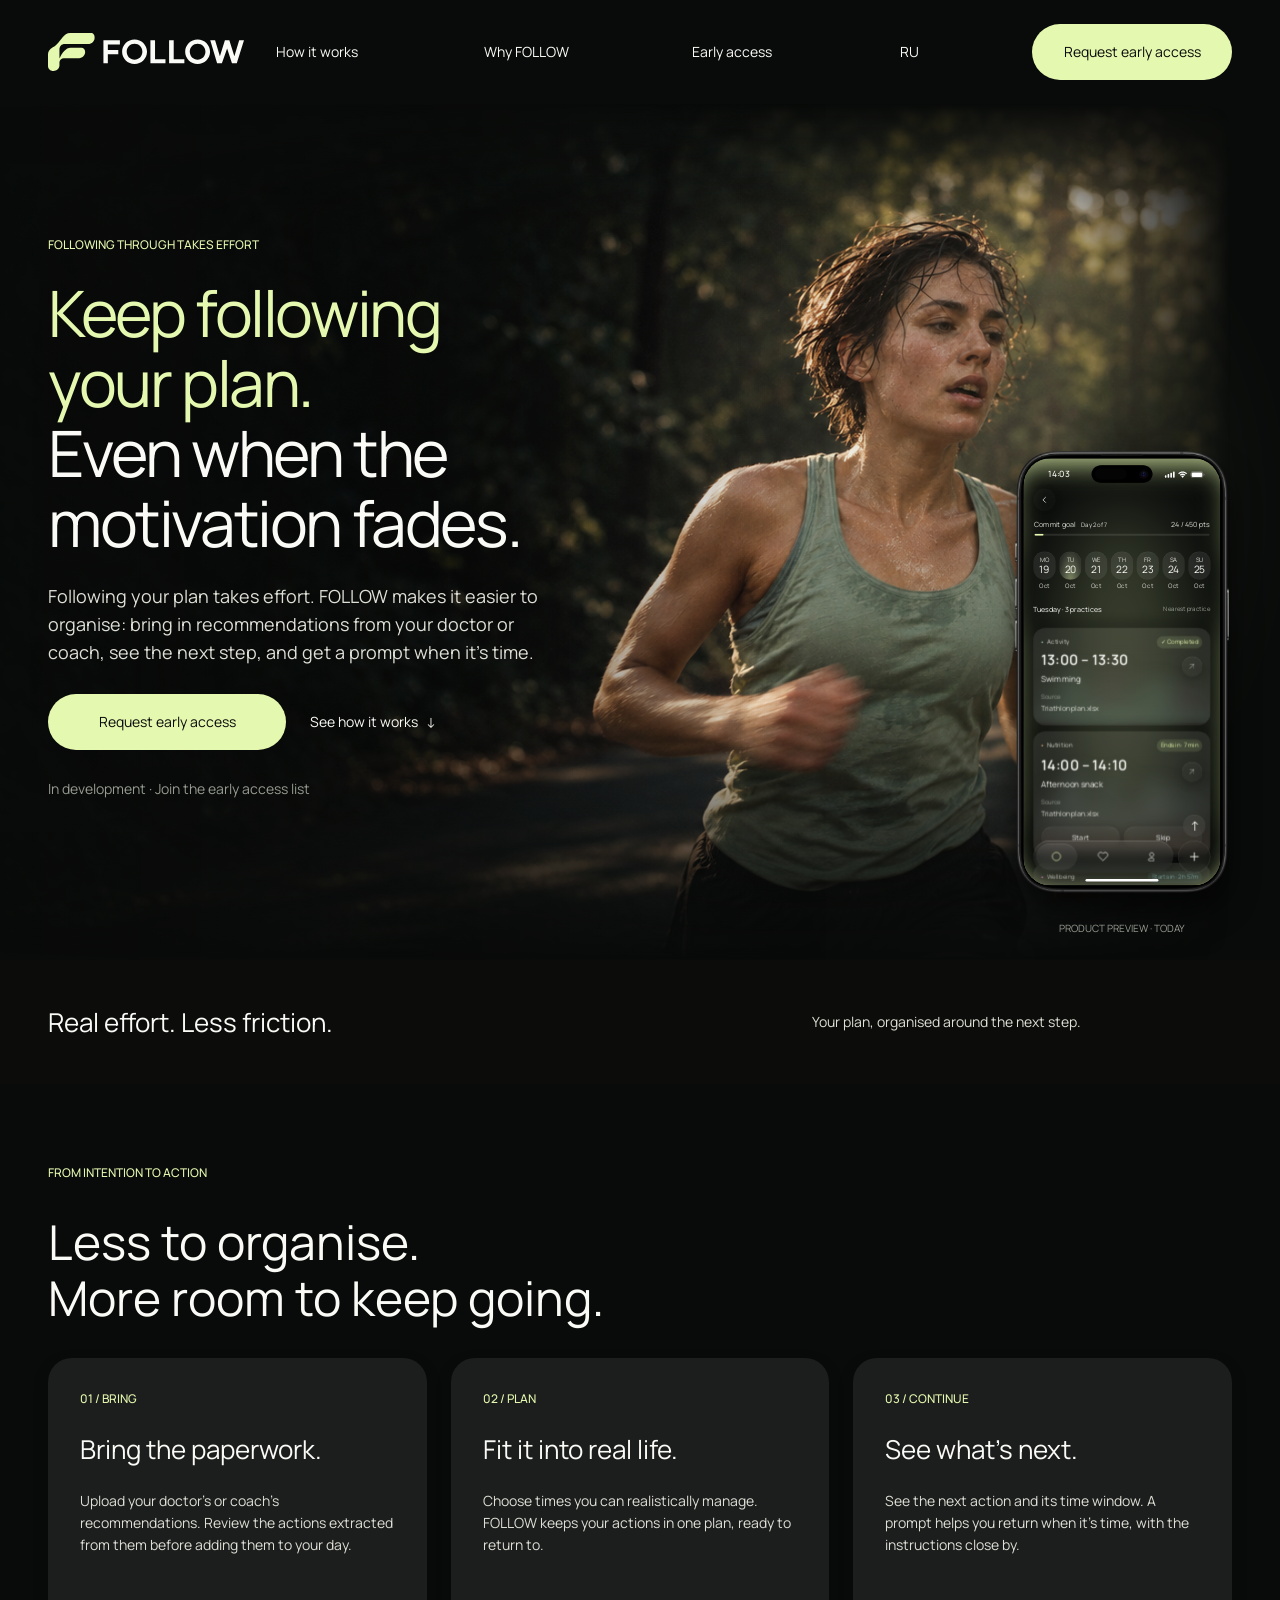
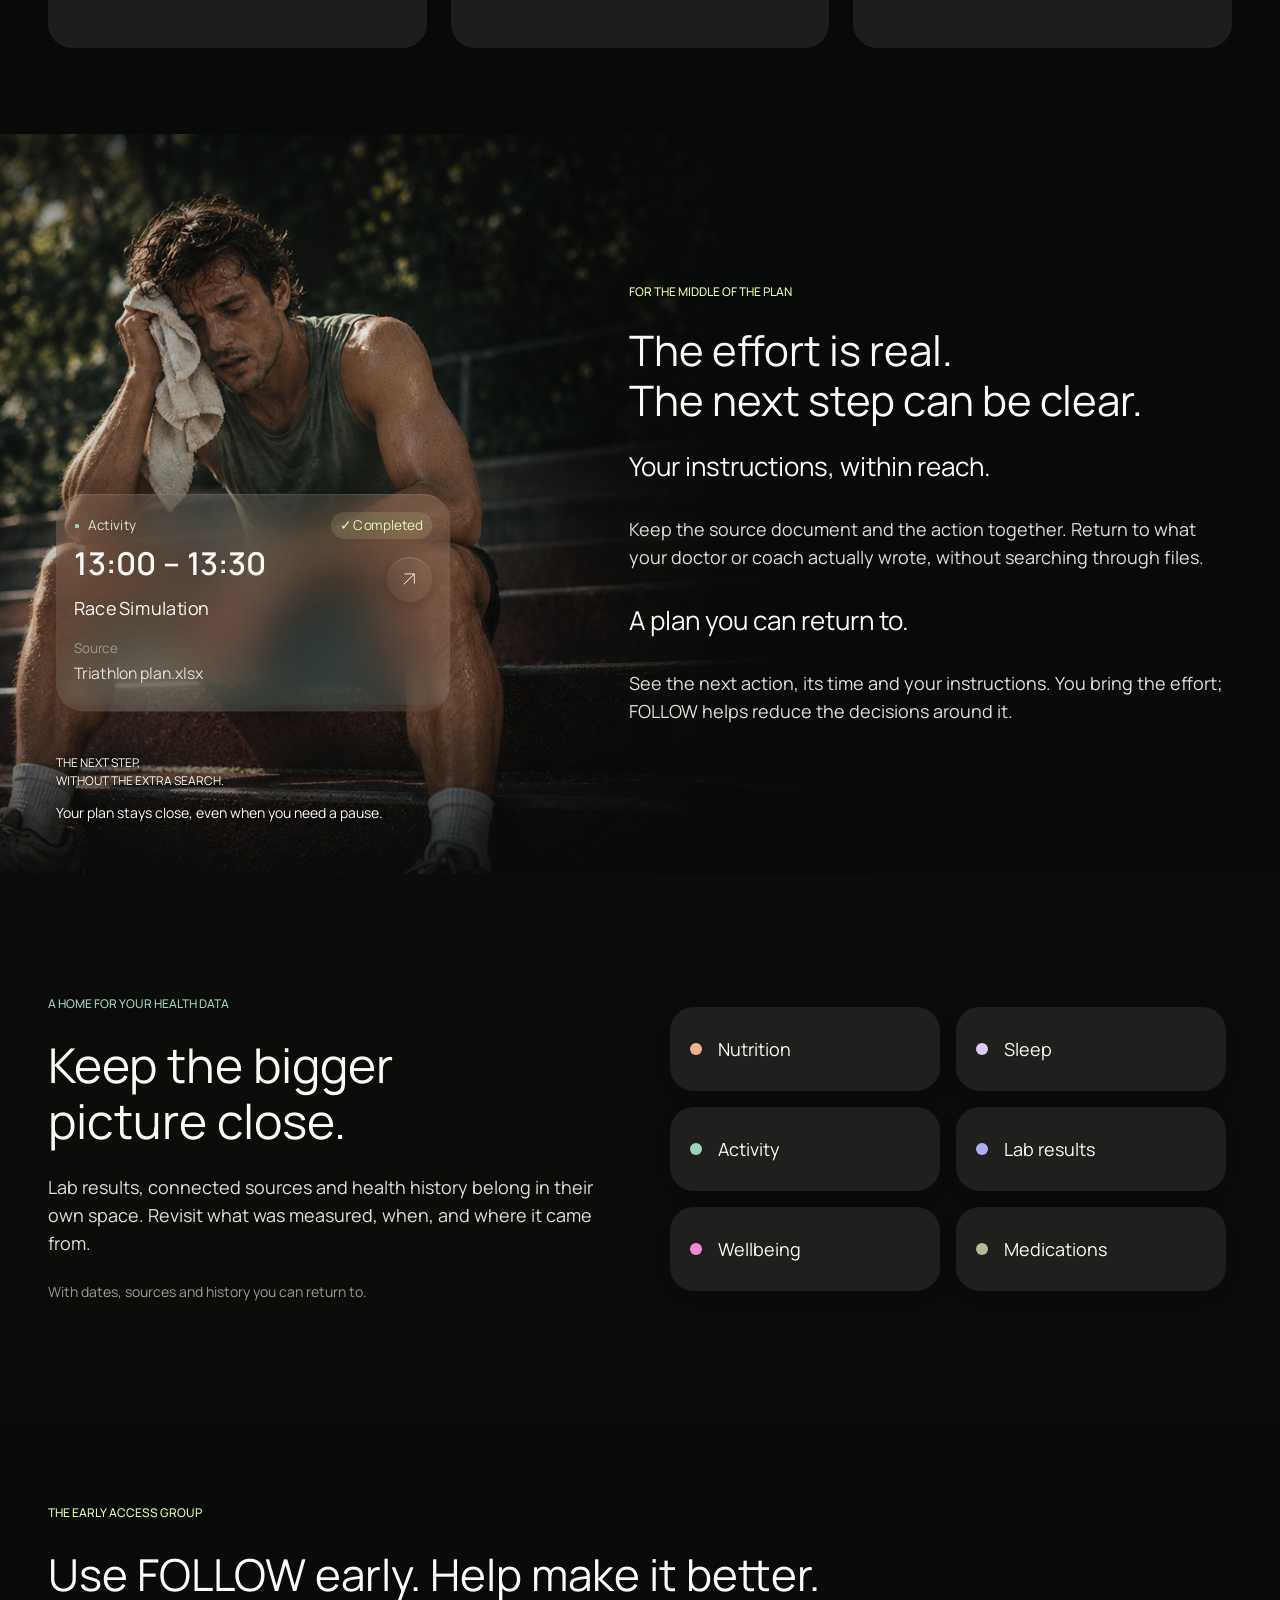
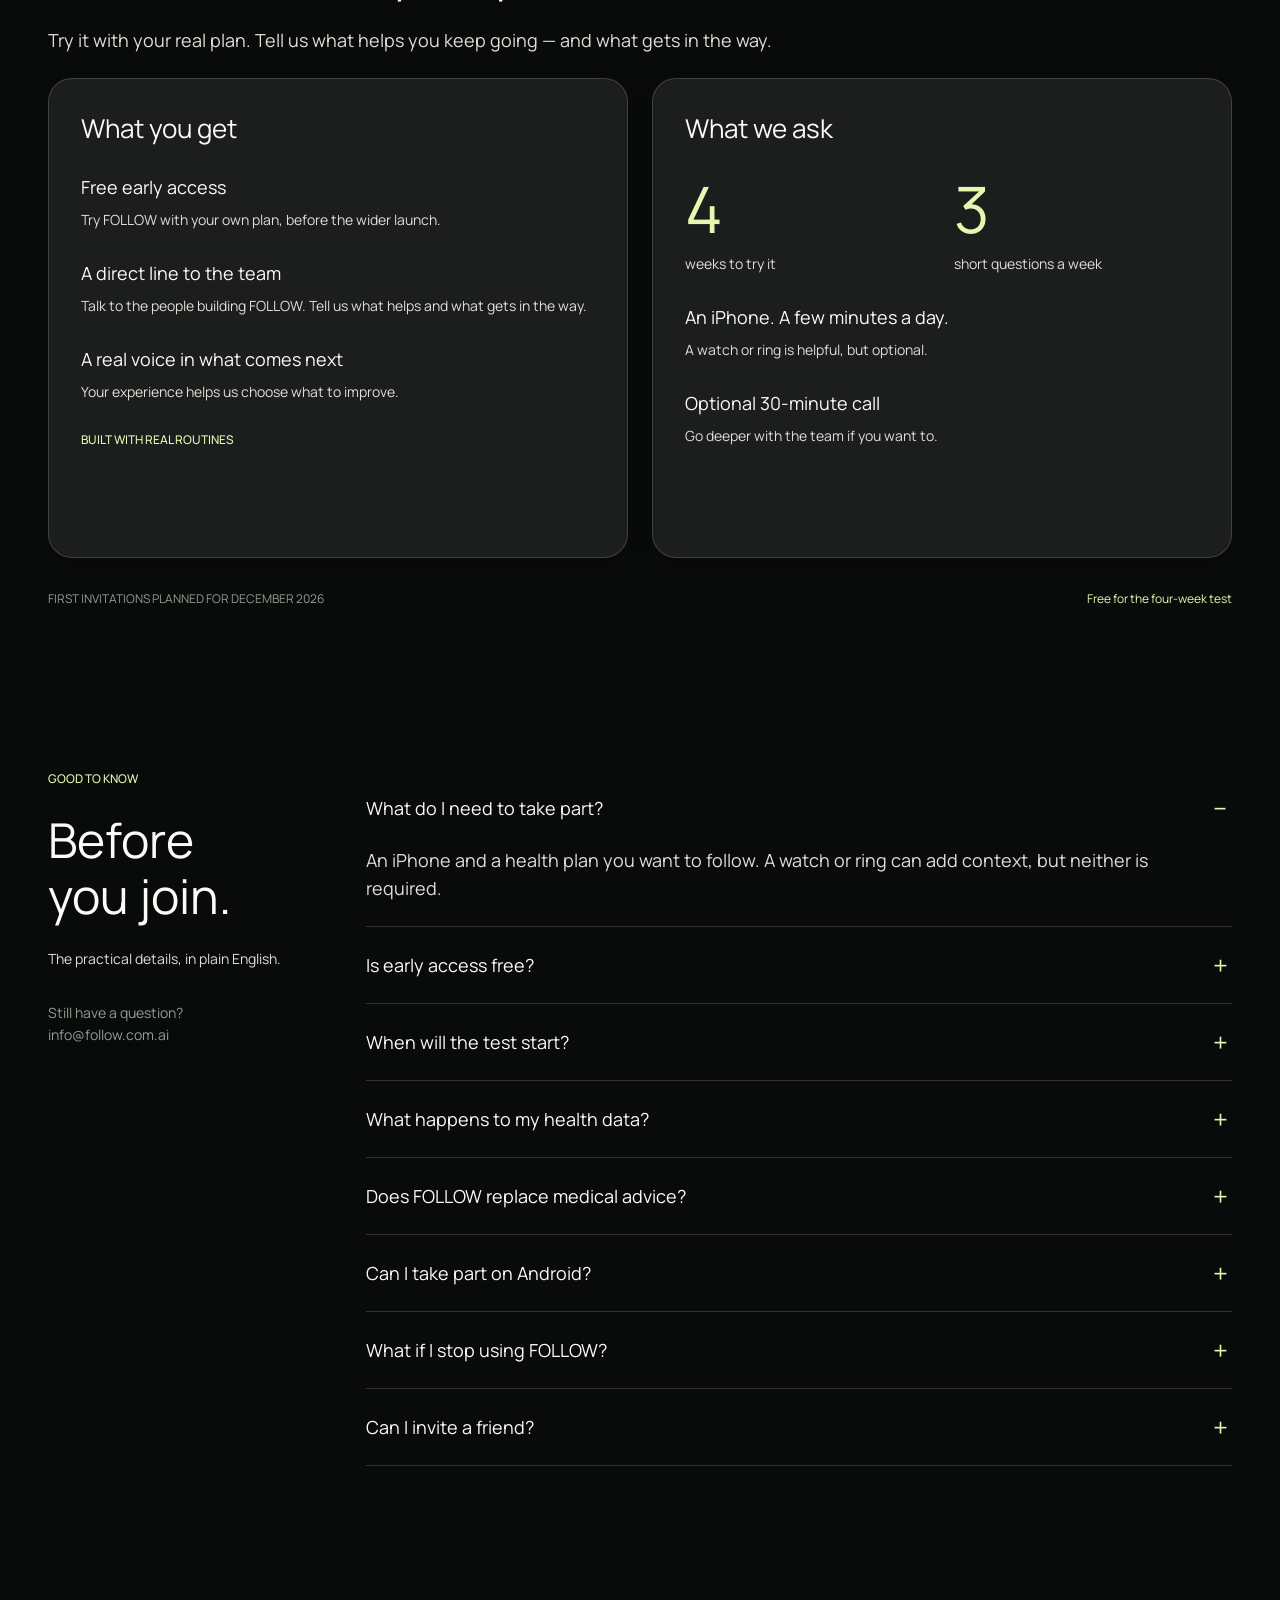
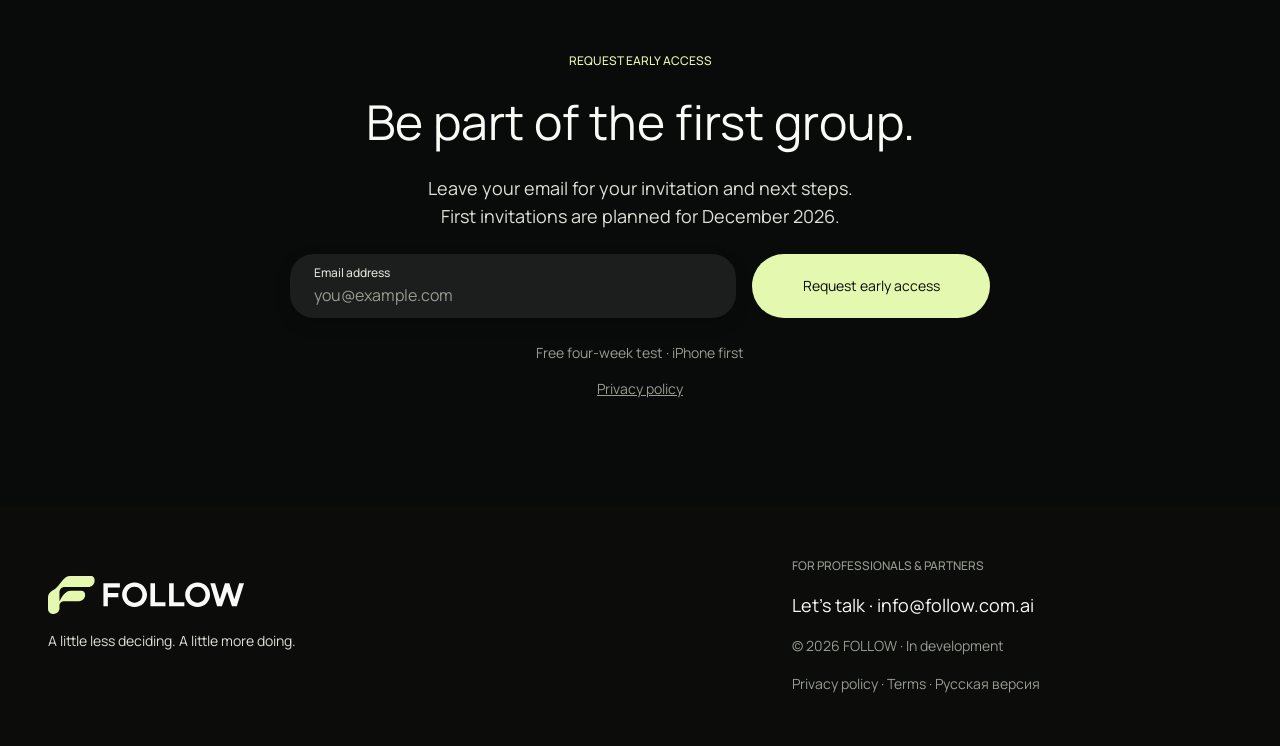
<file: follow/index.html>
<!doctype html>
<html lang="en">
  <head><meta charset="utf-8"><meta name="viewport" content="width=device-width,initial-scale=1"><meta name="theme-color" content="#090b0a">
    <title>FOLLOW — Keep following your plan</title><meta name="description" content="Following your health plan takes effort. FOLLOW helps organise recommendations from your doctor or coach, so the next step is clear. Request free early access.">
    <meta property="og:title" content="FOLLOW — Keep following your plan"><meta property="og:description" content="Real effort. Less friction. Request free early access."><meta property="og:type" content="website"><meta property="og:url" content="https://follow.com.ai/"><meta property="og:image" content="https://follow.com.ai/assets/img/og-en.jpg"><meta property="og:image:width" content="1200"><meta property="og:image:height" content="630"><meta name="twitter:card" content="summary_large_image">
    <link rel="canonical" href="https://follow.com.ai/"><link rel="alternate" hreflang="en" href="https://follow.com.ai/"><link rel="alternate" hreflang="ru" href="https://follow.com.ai/ru/"><link rel="alternate" hreflang="x-default" href="https://follow.com.ai/">
    <link rel="icon" href="/favicon.ico" sizes="any"><link rel="icon" href="assets/favicon.png" type="image/png"><link rel="apple-touch-icon" href="/favicon-180.png"><link rel="preload" href="assets/fonts/manrope-regular.ttf" as="font" type="font/ttf" crossorigin>
    <link rel="preload" href="assets/figma/imgHeroPhotographyLandscapeEnvironmentV4.png" as="image"><link rel="stylesheet" href="styles.css">
    <script src="config.js" defer></script><script src="app.js?v=2" defer></script>
  </head>
  <body><a class="skip-link" href="#main">Skip to content</a>
    <header class="site-header container" id="top"><a class="brand" href="#top" aria-label="FOLLOW home"><img src="assets/figma/imgFollowSmoothVectorLockup.svg" width="196.23" height="38" alt="FOLLOW"></a>
      <button class="menu-toggle" type="button" aria-expanded="false" aria-controls="main-nav">Menu <span aria-hidden="true">☰</span></button>
      <nav id="main-nav" aria-label="Main navigation"><a href="#how-it-works">How it works</a><a href="#why-follow">Why FOLLOW</a><a href="#early-access">Early access</a><a href="/ru/" lang="ru" hreflang="ru" aria-label="Русская версия">RU</a>
      </nav>
      <a class="button header-cta" href="#request-access">Request early access</a>
    </header>
    <main id="main">
      <section class="hero" aria-labelledby="hero-title">
        <div class="hero-art">
          <div class="hero-scene">
            <div class="photo-y">
              <div class="photo-x"><img class="scene-photo" src="assets/figma/imgHeroPhotographyLandscapeEnvironmentV4.png" width="1672" height="941" alt="" fetchpriority="high">
              </div>
            </div>
          </div>
          <img class="hero-glow" src="assets/figma/imgAtmosphereAccentLime.svg" width="630" height="790" alt="" aria-hidden="true">
          <figure class="phone-preview" aria-label="FOLLOW Today product preview, showing a commitment goal and practices in different states">
            <div class="phone-native"><img class="phone-hardware" src="assets/figma/iphone-hardware.png" width="450" height="920" alt="">
              <div class="phone-display">
                <div class="app-screen">
                  <div class="app-background"><img class="" src="assets/figma/img.svg" width="197.444" height="427.289" alt="" aria-hidden="true">
                  </div>
                  <div class="app-scroll" tabindex="0" role="region" aria-label="Scroll the example daily plan">
                    <div class="app-day-content">
                      <div class="app-back"><span><img class="" src="assets/figma/img1.svg" width="9.54674" height="9.54674" alt="" aria-hidden="true"></span>
                      </div>
                      <div class="commit">
                        <div class="commit-labels"><span>Commit goal <small>Day 2 of 7</small></span><span>24 / 450 pts</span>
                        </div>
                        <div class="commit-track"><i></i>
                        </div>
                      </div>
                      <div class="app-schedule">
                        <div class="app-week">
                          <div class="app-day "><span><small>MO</small><b>19</b></span><em>Oct</em>
                          </div>
                          <div class="app-day selected"><span><small>TU</small><b>20</b></span><em>Oct</em>
                          </div>
                          <div class="app-day "><span><small>WE</small><b>21</b></span><em>Oct</em>
                          </div>
                          <div class="app-day "><span><small>TH</small><b>22</b></span><em>Oct</em>
                          </div>
                          <div class="app-day "><span><small>FR</small><b>23</b></span><em>Oct</em>
                          </div>
                          <div class="app-day "><span><small>SA</small><b>24</b></span><em>Oct</em>
                          </div>
                          <div class="app-day "><span><small>SU</small><b>25</b></span><em>Oct</em>
                          </div>
                        </div>
                        <div class="app-day-label"><span>Tuesday · 3 practices</span><span>Nearest practice</span>
                        </div>
                        <div class="app-practices">
                          <article class="practice   activity" aria-label="Swimming: Completed">
                            <div class="practice-backdrop" aria-hidden="true"><img class="practice-blob" src="assets/figma/img2.svg" width="221.745" height="123.023" alt="" aria-hidden="true">
                              <div class="practice-tone">
                              </div>
                            </div>
                            <div class="practice-top"><span class="practice-direction"><span class="direction-dot"><img class="" src="assets/figma/imgEllipse.svg" width="2.02507" height="2.02507" alt="" aria-hidden="true"></span>Activity</span><span class="practice-status success">✓ Completed</span>
                            </div>
                            <p class="practice-time">13:00 – 13:30
                            </p>
                            <p class="practice-title">Swimming
                            </p>
                            <span class="card-arrow"><img class="" src="assets/figma/imgGroup.svg" width="5.17517" height="5.17517" alt="" aria-hidden="true"></span>
                            <div class="practice-source"><span>Source</span>
                              <p>Triathlon plan.xlsx
                              </p>
                            </div>
                          </article>
                          <article class="practice is-active  nutrition" aria-label="Afternoon snack: Ends in · 7 min">
                            <div class="practice-backdrop" aria-hidden="true"><img class="practice-blob" src="assets/figma/img4.svg" width="221.745" height="123.023" alt="" aria-hidden="true">
                              <div class="practice-tone">
                              </div>
                            </div>
                            <div class="practice-top"><span class="practice-direction"><span class="direction-dot"><img class="" src="assets/figma/imgEllipse1.svg" width="2.02507" height="2.02507" alt="" aria-hidden="true"></span>Nutrition</span><span class="practice-status success">Ends in · 7 min</span>
                            </div>
                            <p class="practice-time">14:00 – 14:10
                            </p>
                            <p class="practice-title">Afternoon snack
                            </p>
                            <span class="card-arrow"><img class="" src="assets/figma/imgGroup.svg" width="5.17517" height="5.17517" alt="" aria-hidden="true"></span>
                            <div class="practice-source"><span>Source</span>
                              <p>Triathlon plan.xlsx
                              </p>
                            </div>
                            <div class="practice-actions"><span>Start</span><span>Skip</span>
                            </div>
                          </article>
                          <article class="practice   wellbeing" aria-label="Square breathing: Starts in · 2h 57m">
                            <div class="practice-backdrop" aria-hidden="true"><img class="practice-blob" src="assets/figma/img6.svg" width="221.745" height="123.023" alt="" aria-hidden="true">
                              <div class="practice-tone">
                              </div>
                            </div>
                            <div class="practice-top"><span class="practice-direction"><span class="direction-dot"><img class="" src="assets/figma/imgEllipse2.svg" width="2.02507" height="2.02507" alt="" aria-hidden="true"></span>Wellbeing</span><span class="practice-status upcoming">Starts in · 2h 57m</span>
                            </div>
                            <p class="practice-time">17:00 – 17:10
                            </p>
                            <p class="practice-title">Square breathing
                            </p>
                            <span class="card-arrow"><img class="" src="assets/figma/imgGroup.svg" width="5.17517" height="5.17517" alt="" aria-hidden="true"></span>
                            <div class="practice-source"><span>Source</span>
                              <p>Triathlon plan.xlsx
                              </p>
                            </div>
                          </article>
                        </div>
                      </div>
                    </div>
                  </div>
                  <span class="app-up" aria-hidden="true">↑</span>
                  <div class="app-nav" aria-hidden="true">
                    <div class="app-nav-pill"><span class="active"><img class="" src="assets/figma/img7.svg" width="11.1379" height="11.1379" alt="" aria-hidden="true"></span><span><img class="" src="assets/figma/img8.svg" width="11.1379" height="11.1379" alt="" aria-hidden="true"></span><span><img class="" src="assets/figma/imgGroup1.svg" width="8.69361" height="10.3177" alt="" aria-hidden="true"></span>
                    </div>
                    <span class="app-add"><img class="" src="assets/figma/img9.svg" width="14.1755" height="14.1755" alt="" aria-hidden="true"></span>
                  </div>
                  <div class="app-statusbar" aria-hidden="true"><span>14:03</span><span class="app-levels"><img class="" src="assets/figma/imgLevels.svg" width="47.589" height="11.1379" alt="" aria-hidden="true"></span>
                  </div>
                  <div class="home-indicator" aria-hidden="true">
                  </div>
                </div>
              </div>
              <div class="island-crop" aria-hidden="true"><img src="assets/figma/iphone-hardware.png" width="450" height="920" alt="">
              </div>
            </div>
            <figcaption>PRODUCT PREVIEW · TODAY
            </figcaption>
          </figure>
        </div>
        <div class="hero-copy container">
          <p class="eyebrow">FOLLOWING THROUGH TAKES EFFORT
          </p>
          <h1 id="hero-title"><span>Keep following<br>your plan.</span><br>Even when the<br>motivation fades.
          </h1>
          <p class="hero-description">Following your plan takes effort. FOLLOW makes it easier to organise: bring in recommendations from your doctor or coach, see the next step, and get a prompt when it’s time.
          </p>
          <div class="hero-actions"><a class="button" href="#request-access">Request early access</a><a class="text-link" href="#how-it-works">See how it works <span aria-hidden="true">↓</span></a>
          </div>
          <p class="muted small">In development · Join the early access list
          </p>
        </div>
      </section>
      <div class="positioning">
        <div class="container">
          <p>Real effort. Less friction.
          </p>
          <p>Your plan, organised around the next step.
          </p>
        </div>
      </div>
      <section class="how container" id="how-it-works" aria-labelledby="how-title">
        <p class="eyebrow">FROM INTENTION TO ACTION
        </p>
        <h2 id="how-title">Less to organise.<br>More room to keep going.
        </h2>
        <div class="steps">
          <article class="glass step">
            <p class="eyebrow">01 / BRING
            </p>
            <h3>Bring the paperwork.
            </h3>
            <p>Upload your doctor’s or coach’s recommendations. Review the actions extracted from them before adding them to your day.
            </p>
          </article>
          <article class="glass step">
            <p class="eyebrow">02 / PLAN
            </p>
            <h3>Fit it into real life.
            </h3>
            <p>Choose times you can realistically manage. FOLLOW keeps your actions in one plan, ready to return to.
            </p>
          </article>
          <article class="glass step">
            <p class="eyebrow">03 / CONTINUE
            </p>
            <h3>See what’s next.
            </h3>
            <p>See the next action and its time window. A prompt helps you return when it’s time, with the instructions close by.
            </p>
          </article>
        </div>
      </section>
      <section class="follow-through" id="why-follow" aria-labelledby="why-title">
        <div class="recovery-scene">
          <div class="photo-y">
            <div class="photo-x"><img class="scene-photo" src="assets/figma/imgFollowThroughPhotographyLandscapeEnvironmentV4.png" width="1672" height="941" alt="" loading="lazy">
            </div>
          </div>
        </div>
        <div class="follow-layout container">
          <div class="practice-showcase"><img class="activity-glow" src="assets/figma/imgAtmosphereHealthActivity.svg" width="680" height="540" alt="" aria-hidden="true"><img class="mental-glow" src="assets/figma/imgAtmosphereHealthMental.svg" width="32" height="32" alt="" aria-hidden="true">
            <div class="showcase-card">
              <article class="practice  showcase-native activity" aria-label="Race Simulation: Completed">
                <div class="practice-backdrop" aria-hidden="true"><img class="practice-blob" src="assets/figma/img10.svg" width="560.64" height="311.04" alt="" aria-hidden="true">
                  <div class="practice-tone">
                  </div>
                </div>
                <div class="practice-top"><span class="practice-direction"><span class="direction-dot"><img class="" src="assets/figma/imgEllipse3.svg" width="5.12" height="5.12" alt="" aria-hidden="true"></span>Activity</span><span class="practice-status success">✓ Completed</span>
                </div>
                <p class="practice-time">13:00 – 13:30
                </p>
                <p class="practice-title">Race Simulation
                </p>
                <span class="card-arrow"><img class="" src="assets/figma/imgGroup2.svg" width="13.0844" height="13.0844" alt="" aria-hidden="true"></span>
                <div class="practice-source"><span>Source</span>
                  <p>Triathlon plan.xlsx
                  </p>
                </div>
              </article>
            </div>
            <p class="showcase-label">THE NEXT STEP,<br>WITHOUT THE EXTRA SEARCH.
            </p>
            <p class="showcase-caption">Your plan stays close, even when you need a pause.
            </p>
          </div>
          <div class="follow-copy">
            <p class="eyebrow">FOR THE MIDDLE OF THE PLAN
            </p>
            <h2 id="why-title">The effort is real.<br>The next step can be clear.
            </h2>
            <div>
              <h3>Your instructions, within reach.
              </h3>
              <p>Keep the source document and the action together. Return to what your doctor or coach actually wrote, without searching through files.
              </p>
            </div>
            <div>
              <h3>A plan you can return to.
              </h3>
              <p>See the next action, its time and your instructions. You bring the effort; FOLLOW helps reduce the decisions around it.
              </p>
            </div>
          </div>
        </div>
      </section>
      <section class="health" aria-labelledby="health-title">
        <div class="container health-layout">
          <div class="health-copy">
            <p class="eyebrow">A HOME FOR YOUR HEALTH DATA
            </p>
            <h2 id="health-title">Keep the bigger<br>picture close.
            </h2>
            <p>Lab results, connected sources and health history belong in their own space. Revisit what was measured, when, and where it came from.
            </p>
            <p class="small muted">With dates, sources and history you can return to.
            </p>
          </div>
          <ul class="health-areas">
            <li class="glass"><img class="" src="assets/figma/imgEllipse4.svg" width="12" height="12" alt="" aria-hidden="true"><span>Nutrition</span>
            </li>
            <li class="glass"><img class="" src="assets/figma/imgEllipse5.svg" width="12" height="12" alt="" aria-hidden="true"><span>Sleep</span>
            </li>
            <li class="glass"><img class="" src="assets/figma/imgEllipse6.svg" width="12" height="12" alt="" aria-hidden="true"><span>Activity</span>
            </li>
            <li class="glass"><img class="" src="assets/figma/imgEllipse7.svg" width="12" height="12" alt="" aria-hidden="true"><span>Lab results</span>
            </li>
            <li class="glass"><img class="" src="assets/figma/imgEllipse8.svg" width="12" height="12" alt="" aria-hidden="true"><span>Wellbeing</span>
            </li>
            <li class="glass"><img class="" src="assets/figma/imgEllipse9.svg" width="12" height="12" alt="" aria-hidden="true"><span>Medications</span>
            </li>
          </ul>
        </div>
      </section>
      <section class="pilot container" id="early-access" aria-labelledby="pilot-title">
        <p class="eyebrow">THE EARLY ACCESS GROUP
        </p>
        <h2 id="pilot-title">Use FOLLOW early. Help make it better.
        </h2>
        <p class="body">Try it with your real plan. Tell us what helps you keep going — and what gets in the way.
        </p>
        <div class="pilot-grid">
          <article class="glass pilot-card">
            <h3>What you get
            </h3>
            <dl class="benefits">
              <div>
                <dt>Free early access
                </dt>
                <dd>Try FOLLOW with your own plan, before the wider launch.
                </dd>
              </div>
              <div>
                <dt>A direct line to the team
                </dt>
                <dd>Talk to the people building FOLLOW. Tell us what helps and what gets in the way.
                </dd>
              </div>
              <div>
                <dt>A real voice in what comes next
                </dt>
                <dd>Your experience helps us choose what to improve.
                </dd>
              </div>
            </dl>
            <p class="eyebrow">BUILT WITH REAL ROUTINES
            </p>
          </article>
          <article class="glass pilot-card">
            <h3>What we ask
            </h3>
            <div class="pilot-numbers">
              <p><strong>4</strong><span>weeks to try it</span>
              </p>
              <p><strong>3</strong><span>short questions a week</span>
              </p>
            </div>
            <div class="ask">
              <h4>An iPhone. A few minutes a day.
              </h4>
              <p>A watch or ring is helpful, but optional.
              </p>
            </div>
            <div class="ask">
              <h4>Optional 30-minute call
              </h4>
              <p>Go deeper with the team if you want to.
              </p>
            </div>
          </article>
        </div>
        <div class="pilot-note">
          <p>FIRST INVITATIONS PLANNED FOR DECEMBER 2026
          </p>
          <p>Free for the four-week test
          </p>
        </div>
      </section>
      <section class="faq container" aria-labelledby="faq-title">
        <div class="faq-intro">
          <p class="eyebrow">GOOD TO KNOW
          </p>
          <h2 id="faq-title">Before<br> you join.
          </h2>
          <p class="small">The practical details, in plain English.
          </p>
          <p class="small muted">Still have a question?<br><a href="mailto:info@follow.com.ai">info@follow.com.ai</a>
          </p>
        </div>
        <div class="faq-items">
          <details open>
            <summary>What do I need to take part?<span class="faq-symbol" aria-hidden="true"></span>
            </summary>
            <div class="faq-answer">
              <p>An iPhone and a health plan you want to follow. A watch or ring can add context, but neither is required.
              </p>
            </div>
          </details>
          <details >
            <summary>Is early access free?<span class="faq-symbol" aria-hidden="true"></span>
            </summary>
            <div class="faq-answer">
              <p>Yes. The four-week early access test is free.
              </p>
            </div>
          </details>
          <details >
            <summary>When will the test start?<span class="faq-symbol" aria-hidden="true"></span>
            </summary>
            <div class="faq-answer">
              <p>We’re planning the first invitations for December 2026. We’ll email you with the next steps.
              </p>
            </div>
          </details>
          <details >
            <summary>What happens to my health data?<span class="faq-symbol" aria-hidden="true"></span>
            </summary>
            <div class="faq-answer">
              <p>You choose what to upload and which sources to connect. You can disconnect them at any time. We do not sell your data, and you can delete your account and its data.
              </p>
            </div>
          </details>
          <details >
            <summary>Does FOLLOW replace medical advice?<span class="faq-symbol" aria-hidden="true"></span>
            </summary>
            <div class="faq-answer">
              <p>No. FOLLOW helps you organise and follow recommendations you already have. It does not diagnose conditions or replace advice from your clinician.
              </p>
            </div>
          </details>
          <details >
            <summary>Can I take part on Android?<span class="faq-symbol" aria-hidden="true"></span>
            </summary>
            <div class="faq-answer">
              <p>This first test is for iPhone. Android is not part of the initial test.
              </p>
            </div>
          </details>
          <details >
            <summary>What if I stop using FOLLOW?<span class="faq-symbol" aria-hidden="true"></span>
            </summary>
            <div class="faq-answer">
              <p>You can stop taking part. If you can share what got in the way, your feedback will help us improve FOLLOW.
              </p>
            </div>
          </details>
          <details >
            <summary>Can I invite a friend?<span class="faq-symbol" aria-hidden="true"></span>
            </summary>
            <div class="faq-answer">
              <p>Yes. Share this page so they can request early access too.
              </p>
            </div>
          </details>
        </div>
      </section>
      <section class="signup" id="request-access" aria-labelledby="signup-title">
        <div class="container">
          <p class="eyebrow">REQUEST EARLY ACCESS
          </p>
          <h2 id="signup-title">Be part of the first group.
          </h2>
          <p class="body">Leave your email for your invitation and next steps.<br> First invitations are planned for December 2026.
          </p>
          <form id="access-form" action="/api/early-access" method="post" novalidate>
            <div class="form-row">
              <div class="email-field"><label for="email">Email address</label><input id="email" name="email" type="email" inputmode="email" autocomplete="email" placeholder="you@example.com" maxlength="254" required aria-describedby="form-status">
              </div>
              <button class="button" type="submit" disabled>Request early access</button>
            </div>
            <div class="honeypot" aria-hidden="true"><label for="website">Website</label><input id="website" name="website" type="text" tabindex="-1" autocomplete="off">
            </div>
            <p id="form-status" class="form-status" role="status" aria-live="polite" aria-atomic="true">
            </p>
            <p class="small muted form-hint">Free four-week test · iPhone first
            </p>
            <a class="privacy-link small muted" id="privacy-link" hidden>Privacy policy</a><noscript>
            <p class="small">To request access, email <a href="mailto:info@follow.com.ai">info@follow.com.ai</a>.
            </p>
            </noscript>
          </form>
        </div>
      </section>
    </main>
    <footer class="site-footer">
      <div class="container">
        <div class="footer-brand"><a class="brand" href="#top" aria-label="FOLLOW home"><img src="assets/figma/imgFollowSmoothVectorLockup.svg" width="196.23" height="38" alt="FOLLOW"></a>
          <p class="small">A little less deciding. A little more doing.
          </p>
        </div>
        <div class="footer-contact">
          <p class="eyebrow muted">FOR PROFESSIONALS &amp; PARTNERS
          </p>
          <a href="mailto:info@follow.com.ai" class="body">Let’s talk · info@follow.com.ai</a>
          <p class="small muted">© 2026 FOLLOW · In development
          </p>
          <p class="small muted"><a href="/privacy-en">Privacy policy</a> · <a href="/terms-en">Terms</a> · <a href="/ru/" lang="ru" hreflang="ru">Русская версия</a>
          </p>
        </div>
      </div>
    </footer>
  </body>
</html>
</file>
<file: follow/styles.css>
/* FOLLOW marketing site. Design baseline: Figma 1440×5546, 2026-11-02. */
@font-face {
  font-family:Manrope;
  src:url("assets/fonts/manrope-regular.ttf") format("truetype");
  font-style:normal;
  font-weight:400;
  font-display:swap
}
@font-face {
  font-family:Manrope;
  src:url("assets/fonts/manrope-medium.ttf") format("truetype");
  font-style:normal;
  font-weight:500;
  font-display:swap
}
@font-face {
  font-family:Manrope;
  src:url("assets/fonts/manrope-semibold.ttf") format("truetype");
  font-style:normal;
  font-weight:600;
  font-display:swap
}
:root {
  --canvas:#090b0a;
  --surface:#0c0d0b;
  --text:#fafbf6;
  --secondary:#dedfd6;
  --muted:#969c91;
  --lime:#e5f8af;
  --ice:#85b0ae;
  --glass:rgba(250,251,246,.08);
  --border:rgba(250,251,246,.16);
  --radius:24px;
  --page-gutter:80px;
  color-scheme:dark
}
* {
  box-sizing:border-box
}
html {
  scroll-behavior:smooth;
  scroll-padding-top:24px
}
body {
  margin:0;
  background:var(--canvas);
  color:var(--text);
  font:400 18px/28px Manrope,Arial,sans-serif;
  -webkit-font-smoothing:antialiased
}
h1,h2,h3,h4,p,figure,dl,dd {
  margin:0
}
h1,h2,h3,h4 {
  font-weight:400
}
a {
  color:inherit;
  text-decoration:none
}
button,input {
  font:inherit
}
button,a,input,summary {
  -webkit-tap-highlight-color:transparent
}
button,summary {
  cursor:pointer
}
button {
  color:inherit
}
a:focus-visible,button:focus-visible,input:focus-visible,summary:focus-visible,.app-scroll:focus-visible {
  outline:2px solid var(--lime);
  outline-offset:5px
}
a:hover {
  text-decoration-color:var(--lime)
}
img {
  display:block;
  max-width:none
}
ul {
  list-style:none;
  margin:0;
  padding:0
}
[hidden] {
  display:none!important
}
.container {
  width:min(1280px,calc(100% - var(--page-gutter)*2));
  margin-inline:auto
}
.eyebrow {
  font-size:12px;
  line-height:18px;
  font-weight:500;
  color:var(--lime)
}
.small {
  font-size:14px;
  line-height:22px
}
.body {
  font-size:18px;
  line-height:28px
}
.muted {
  color:var(--muted)
}
h2 {
  font-size:48px;
  line-height:56px
}
h3 {
  font-size:26px;
  line-height:34px
}
.button {
  border:0;
  display:inline-flex;
  align-items:center;
  justify-content:center;
  min-height:56px;
  width:238px;
  padding:16px 24px;
  border-radius:999px;
  background:var(--lime);
  color:var(--canvas);
  font-size:14px;
  line-height:22px;
  transition:background .18s,transform .18s,box-shadow .18s;
  flex-shrink:0
}
.button:hover {
  background:#edfbc9;
  box-shadow:0 5px 20px #e5f8af12;
  transform:translateY(-2px)
}
.button:active {
  transform:translateY(0)
}
.button:disabled {
  opacity:.65;
  cursor:wait;
  transform:none
}
.glass {
  border-radius:var(--radius);
  background:var(--glass);
  box-shadow:0 6px 16px #0000002e
}
.skip-link {
  position:fixed;
  z-index:100;
  top:8px;
  left:16px;
  padding:12px 20px;
  border-radius:16px;
  background:var(--lime);
  color:var(--canvas);
  transform:translateY(-150%)
}
.skip-link:focus {
  transform:none
}
.site-header {
  height:104px;
  display:flex;
  align-items:center;
  justify-content:space-between;
  gap:32px
}
.brand {
  display:block;
  flex:none;
  width:196.23px;
  height:38px
}
.site-header nav {
  display:flex;
  width:560px;
  justify-content:space-between;
  gap:20px;
  font-size:14px;
  line-height:22px
}
.site-header nav a {
  display:flex;
  align-items:center;
  min-height:40px;
  min-width:125px
}
.site-header nav a:hover,.text-link:hover,.footer-contact>a:hover {
  color:var(--lime)
}
.menu-toggle {
  display:none
}
.hero {
  position:relative;
  height:856px;
  overflow:hidden
}
.hero-art {
  position:absolute;
  inset:0
}
.hero-scene {
  position:absolute;
  width:1440px;
  height:856px;
  top:0;
  left:50%;
  transform:translateX(-50%)
}
.photo-y,.photo-x {
  position:absolute;
  inset:0;
  mask-repeat:no-repeat;
  mask-size:100% 100%;
  -webkit-mask-repeat:no-repeat;
  -webkit-mask-size:100% 100%
}
.hero-scene .photo-y {
  mask-image:url("assets/figma/imgAlphaHorizontalBlend.svg");
  -webkit-mask-image:url("assets/figma/imgAlphaHorizontalBlend.svg")
}
.hero-scene .photo-x {
  left:-80px;
  right:auto;
  width:1440px;
  mask-image:url("assets/figma/imgHeroPhotographyLandscapeEnvironmentV3.svg");
  mask-position:80px 0;
  -webkit-mask-image:url("assets/figma/imgHeroPhotographyLandscapeEnvironmentV3.svg");
  -webkit-mask-position:80px 0
}
.scene-photo {
  width:100%;
  height:100%;
  object-fit:cover;
  pointer-events:none
}
.hero-glow {
  position:absolute;
  left:calc(50% + 60px);
  top:13px;
  pointer-events:none
}
.hero-copy {
  position:relative;
  padding-top:126px;
  pointer-events:none
}
.hero-copy>* {
  pointer-events:auto
}
.hero-copy h1 {
  margin-top:24px;
  font-size:76px;
  line-height:80px;
  letter-spacing:-3px;
  max-width:640px
}
.hero-copy h1>span {
  color:var(--lime)
}
.hero-description {
  margin-top:24px;
  max-width:565px;
  color:var(--secondary)
}
.hero-actions {
  display:flex;
  align-items:center;
  gap:24px;
  height:64px;
  margin-top:24px
}
.text-link {
  font-size:14px;
  line-height:22px;
  display:inline-flex;
  gap:8px;
  align-items:center;
  min-height:44px
}
.hero-copy>.small {
  margin-top:24px
}
.phone-preview {
  position:absolute;
  right:max(80px,calc((100% - 1280px)/2));
  top:343px;
  width:220px;
  height:449.778px;
  filter:drop-shadow(0 18px 15px #000a)
}
.phone-native {
  position:absolute;
  left:0;
  top:0;
  width:450px;
  height:920px;
  transform:scale(.4888888889);
  transform-origin:0 0
}
.phone-hardware {
  position:absolute;
  left:0;
  top:0;
  pointer-events:none
}
.phone-display {
  position:absolute;
  left:24px;
  top:23px;
  width:402px;
  height:874px;
  border-radius:56px;
  overflow:hidden;
  background:#000
}
.app-screen {
  position:absolute;
  top:0;
  left:-.931274px;
  width:390px;
  height:844px;
  transform:scale(1.0355450237);
  transform-origin:0 0;
  background:var(--canvas);
  overflow:hidden;
  font-size:14px;
  line-height:22px
}
.app-background {
  position:absolute;
  inset:0;
  pointer-events:none
}
.app-background img {
  transform:scale(1.97524382);
  transform-origin:0 0
}
.app-scroll {
  position:absolute;
  inset:0;
  overflow-y:auto;
  overscroll-behavior:contain;
  scrollbar-width:none;
  outline-offset:-5px!important
}
.app-scroll::-webkit-scrollbar {
  display:none
}
.app-day-content {
  display:flex;
  flex-direction:column;
  align-items:center;
  gap:16px;
  padding:60px 0 156px
}
.app-back {
  width:390px;
  height:44px;
  flex:none;
  position:relative
}
.app-back>span {
  position:absolute;
  left:20px;
  top:0;
  width:44px;
  height:44px;
  border-radius:50%;
  display:grid;
  place-items:center;
  background:linear-gradient(#ffffff05,#ffffff03);
  box-shadow:0 6px 16px #0003
}
.app-back img,.direction-dot img,.app-nav img,.card-arrow img {
  transform:scale(1.97524382)
}
.commit {
  width:346px;
  height:48px;
  flex:none
}
.commit-labels {
  display:flex;
  justify-content:space-between;
  font-size:14px;
  line-height:20px;
  color:var(--secondary)
}
.commit-labels small {
  font-size:12px;
  margin-left:8px
}
.commit-track {
  height:4px;
  border-radius:999px;
  background:#fafbf61a;
  margin-top:8px;
  overflow:hidden
}
.commit-track i {
  display:block;
  width:5.333333%;
  height:100%;
  border-radius:inherit;
  background:var(--lime)
}
.app-schedule {
  width:350px;
  display:flex;
  flex-direction:column;
  gap:16px
}
.app-week {
  height:76px;
  display:flex;
  justify-content:space-between
}
.app-day {
  width:44px;
  text-align:center;
  display:flex;
  flex-direction:column;
  gap:4px
}
.app-day>span {
  display:flex;
  flex-direction:column;
  align-items:center;
  justify-content:center;
  height:56px;
  background:var(--glass);
  border-radius:24px;
  box-shadow:inset 0 1px 0 #fff1
}
.app-day small {
  font-size:12px;
  line-height:16px;
  color:var(--secondary)
}
.app-day b {
  font-weight:400;
  font-size:20px;
  line-height:24px
}
.app-day.selected>span {
  background:radial-gradient(ellipse at 50% 100%,#e5f8af66,transparent 75%),var(--glass)
}
.app-day em {
  font-style:normal;
  font-size:12px;
  line-height:16px;
  color:var(--secondary)
}
.app-day-label {
  height:44px;
  display:flex;
  align-items:center;
  justify-content:space-between;
  font-size:14px
}
.app-day-label>span:last-child {
  font-size:12px;
  color:var(--muted)
}
.app-practices {
  display:flex;
  flex-direction:column;
  gap:12px
}
.app-statusbar {
  position:absolute;
  top:0;
  left:0;
  width:390px;
  height:62px;
  pointer-events:none;
  background:linear-gradient(#090b0a22,transparent)
}
.app-statusbar>span:first-child {
  position:absolute;
  left:49.5px;
  top:21px;
  font-weight:500;
  font-size:17px;
  line-height:22px
}
.app-levels {
  position:absolute;
  left:272px;
  top:21px;
  width:94px;
  height:22px
}
.app-levels img {
  transform:scale(1.97524382);
  transform-origin:0 0
}
.home-indicator {
  position:absolute;
  left:123px;
  top:831px;
  width:144px;
  height:5px;
  background:#fff;
  border-radius:999px;
  pointer-events:none
}
.app-nav {
  position:absolute;
  left:0;
  top:752px;
  width:390px;
  height:92px;
  display:flex;
  gap:10px;
  padding:3px 20px 25px;
  pointer-events:none;
  background:linear-gradient(transparent,#090b0a22)
}
.app-nav-pill {
  width:276px;
  height:64px;
  display:flex;
  border-radius:38px;
  background:linear-gradient(#ffffff16,#ffffff06);
  box-shadow:inset 0 1px 0 #fff4,0 6px 16px #0003;
  backdrop-filter:blur(12px)
}
.app-nav-pill>span {
  width:92px;
  height:64px;
  display:grid;
  place-items:center;
  position:relative
}
.app-nav-pill .active::before {
  content:"";
  position:absolute;
  inset:6px;
  border-radius:32px;
  background:#fafbf610;
  box-shadow:inset 0 1px 1px #ffffff26
}
.app-add {
  width:64px;
  height:64px;
  display:grid;
  place-items:center;
  border-radius:50%;
  border:1px solid #ffffff22;
  background:linear-gradient(#ffffff08,#ffffff03);
  backdrop-filter:blur(12px)
}
.app-up {
  position:absolute;
  left:316px;
  top:704px;
  display:grid;
  place-items:center;
  width:44px;
  height:44px;
  font-size:26px;
  border-radius:50%;
  background:#fafbf610;
  box-shadow:inset 0 1px 0 #ffffff18;
  backdrop-filter:blur(12px);
  pointer-events:none
}
.island-crop {
  position:absolute;
  left:161px;
  top:35px;
  width:128px;
  height:40px;
  overflow:hidden;
  pointer-events:none
}
.island-crop img {
  position:absolute;
  left:-161px;
  top:-35px
}
.phone-preview figcaption {
  position:absolute;
  top:472px;
  left:0;
  width:220px;
  text-align:center;
  font-size:10px;
  line-height:18px;
  color:var(--muted);
  white-space:nowrap
}
.practice {
  --direction:#9cd3bd;
  position:relative;
  width:350px;
  height:192px;
  flex:none;
  padding:16px;
  overflow:hidden;
  border-radius:24px;
  background:var(--glass);
  box-shadow:inset 0 1px 0 #ffffff12,0 -18px 16px #0000002e;
  backdrop-filter:blur(25px) saturate(1.15);
  -webkit-backdrop-filter:blur(25px) saturate(1.15);
  font-size:16px;
  line-height:22px
}
.practice.nutrition {
  --direction:#f2b38f
}
.practice.wellbeing {
  --direction:#ef88d5
}
.practice.is-active {
  height:248px
}
.practice-backdrop {
  position:absolute;
  left:0;
  right:0;
  top:-14px;
  height:227px;
  overflow:hidden;
  opacity:.15;
  pointer-events:none
}
.practice.is-active .practice-backdrop {
  height:283px
}
.practice-blob {
  position:absolute;
  left:-44px;
  top:44px;
  transform:scale(1.97524382);
  transform-origin:0 0
}
.practice-tone {
  position:absolute;
  left:0;
  top:31px;
  width:358px;
  height:170px;
  background:var(--direction);
  filter:blur(12px);
  border-radius:16px;
  mask:url("assets/figma/img3.svg") 0 58px/350px 118px no-repeat;
  -webkit-mask:url("assets/figma/img3.svg") 0 58px/350px 118px no-repeat
}
.is-active .practice-tone {
  mask-image:url("assets/figma/img5.svg");
  -webkit-mask-image:url("assets/figma/img5.svg");
  height:226px;
  mask-size:350px 173px;
  -webkit-mask-size:350px 173px
}
.practice-top {
  height:24px;
  display:flex;
  align-items:center;
  justify-content:space-between;
  position:relative
}
.practice-direction {
  display:flex;
  align-items:center;
  gap:8px;
  font-size:12px;
  line-height:16px;
  color:var(--secondary)
}
.direction-dot {
  width:4px;
  height:4px;
  display:grid;
  place-items:center
}
.practice-status {
  padding:4px 8px;
  white-space:nowrap;
  border-radius:999px;
  font-size:12px;
  line-height:16px;
  background:#e5f8af1f;
  color:var(--lime)
}
.practice-status.upcoming {
  background:#85b0ae1f;
  color:var(--ice)
}
.practice-time {
  position:absolute;
  top:44px;
  left:16px;
  font-size:28px;
  line-height:34px;
  font-weight:600
}
.practice-title {
  position:absolute;
  top:90px;
  left:16px;
  max-width:206px;
  font-size:16px;
  line-height:22px
}
.card-arrow {
  position:absolute;
  left:294px;
  top:56px;
  width:40px;
  height:40px;
  display:grid;
  place-items:center;
  border-radius:50%;
  background:linear-gradient(#ffffff0a,#ffffff05);
  box-shadow:inset 0 1px 0 #ffffff24,0 6px 16px #0003
}
.practice-source {
  position:absolute;
  left:16px;
  right:16px;
  bottom:16px;
  height:48px;
  font-size:12px;
  line-height:16px;
  color:var(--muted)
}
.practice-source p {
  margin-top:4px;
  font-size:14px;
  line-height:20px;
  color:var(--secondary)
}
.is-active .practice-time {
  top:48px
}
.is-active .practice-title {
  top:94px
}
.is-active .card-arrow {
  top:60px
}
.is-active .practice-source {
  top:132px;
  bottom:auto
}
.practice-actions {
  position:absolute;
  bottom:16px;
  left:16px;
  right:16px;
  height:44px;
  display:grid;
  grid-template-columns:1fr 1fr;
  gap:8px
}
.practice-actions>span {
  display:flex;
  align-items:center;
  justify-content:center;
  border-radius:24px;
  background:linear-gradient(#ffffff0a,#ffffff05);
  box-shadow:inset 0 1px 0 #ffffff26,0 6px 16px #0003;
  font-size:14px;
  line-height:20px
}
.showcase-native {
  height:193.4375px;
  transform:scale(1.28);
  transform-origin:0 0
}
.showcase-native .direction-dot img,.showcase-native .card-arrow img {
  transform:scale(.78125)
}
.showcase-native .practice-blob {
  transform:scale(.78125)
}
.showcase-native .practice-tone {
  mask-image:url("assets/figma/img11.svg");
  -webkit-mask-image:url("assets/figma/img11.svg")
}
.positioning {
  height:124px;
  background:var(--surface)
}
.positioning>.container {
  height:100%;
  display:flex;
  justify-content:space-between;
  align-items:center;
  gap:32px
}
.positioning p:first-child {
  font-size:26px;
  line-height:34px
}
.positioning p:last-child {
  font-size:14px;
  line-height:22px;
  color:var(--secondary);
  width:420px
}
.how {
  min-height:650px;
  padding-block:80px;
  display:flex;
  flex-direction:column;
  gap:32px
}
.steps {
  display:grid;
  grid-template-columns:repeat(3,minmax(0,1fr));
  gap:24px
}
.step {
  min-height:290px;
  padding:32px;
  display:flex;
  flex-direction:column;
  gap:24px
}
.step>p:last-child {
  font-size:14px;
  line-height:22px;
  color:var(--secondary)
}
.follow-through {
  position:relative;
  min-height:740px;
  overflow:hidden
}
.recovery-scene {
  position:absolute;
  top:-35px;
  left:50%;
  transform:translateX(-50%);
  width:1440px;
  height:810px
}
.recovery-scene .photo-y {
  mask-image:url("assets/figma/imgAlphaHorizontalBlend1.svg");
  -webkit-mask-image:url("assets/figma/imgAlphaHorizontalBlend1.svg")
}
.recovery-scene .photo-x {
  mask-image:url("assets/figma/imgFollowThroughPhotographyLandscapeEnvironmentV3.svg");
  -webkit-mask-image:url("assets/figma/imgFollowThroughPhotographyLandscapeEnvironmentV3.svg")
}
.follow-layout {
  position:relative;
  display:grid;
  grid-template-columns:520px minmax(0,1fr);
  gap:100px;
  align-items:center;
  min-height:740px
}
.practice-showcase {
  position:relative;
  height:640px
}
.activity-glow {
  position:absolute;
  left:-100px;
  top:0;
  pointer-events:none
}
.mental-glow {
  position:absolute;
  left:120px;
  top:240px;
  opacity:0
}
.showcase-card {
  position:absolute;
  left:36px;
  top:310px;
  width:448px;
  height:247.6px
}
.showcase-label {
  position:absolute;
  left:36px;
  top:570px;
  font-size:12px;
  line-height:18px;
  text-shadow:0 1px 6px #000e
}
.showcase-caption {
  position:absolute;
  left:36px;
  top:618px;
  font-size:14px;
  line-height:22px;
  text-shadow:0 1px 6px #000e
}
.follow-copy {
  display:flex;
  flex-direction:column;
  gap:24px
}
.follow-copy h2 {
  letter-spacing:0
}
.follow-copy>div {
  display:flex;
  flex-direction:column;
  gap:32px
}
.follow-copy>div+div {
  margin-top:8px
}
.follow-copy>div>p {
  color:var(--secondary)
}
.health {
  background:var(--surface);
  min-height:550px
}
.health-layout {
  display:grid;
  grid-template-columns:600px minmax(0,1fr);
  gap:100px;
  align-items:center;
  min-height:550px
}
.health-copy {
  display:flex;
  flex-direction:column;
  gap:24px
}
.health-copy>.eyebrow {
  color:#9cd3bd
}
.health-copy>p:not(.eyebrow) {
  color:var(--secondary);
  max-width:570px
}
.health-copy>p.muted {
  color:var(--muted)
}
.health-areas {
  display:grid;
  grid-template-columns:repeat(2,minmax(0,270px));
  gap:16px
}
.health-areas li {
  display:flex;
  align-items:center;
  gap:16px;
  min-height:84px;
  padding:24px
}
.pilot {
  padding-block:80px;
  display:flex;
  flex-direction:column;
  gap:24px;
  min-height:866px
}
.pilot>.body {
  color:var(--secondary)
}
.pilot-grid {
  display:grid;
  grid-template-columns:repeat(2,minmax(0,1fr));
  gap:24px
}
.pilot-card {
  min-height:480px;
  padding:32px;
  border:1px solid var(--border);
  display:flex;
  flex-direction:column;
  gap:28px
}
.benefits {
  display:flex;
  flex-direction:column;
  gap:28px
}
.benefits dt {
  font-size:18px;
  line-height:28px
}
.benefits dd {
  font-size:14px;
  line-height:22px;
  color:var(--secondary);
  margin-top:8px
}
.pilot-card>.eyebrow {
  margin-top:0
}
.pilot-numbers {
  display:grid;
  grid-template-columns:1fr 1fr;
  gap:24px
}
.pilot-numbers strong {
  display:block;
  font-size:64px;
  line-height:72px;
  font-weight:400;
  color:var(--lime)
}
.pilot-numbers span {
  display:block;
  font-size:14px;
  line-height:22px;
  color:var(--secondary);
  margin-top:8px
}
.ask h4 {
  font-size:18px;
  line-height:28px
}
.ask p {
  font-size:14px;
  line-height:22px;
  margin-top:8px;
  color:var(--secondary)
}
.pilot-note {
  display:flex;
  align-items:center;
  justify-content:space-between;
  gap:24px;
  font-size:12px;
  line-height:18px;
  color:var(--muted);
  padding-top:8px
}
.pilot-note p:last-child {
  color:var(--lime)
}
.faq {
  display:grid;
  grid-template-columns:350px minmax(0,1fr);
  gap:80px;
  padding-block:80px
}
.faq-intro {
  display:flex;
  flex-direction:column;
  align-items:flex-start;
  gap:24px
}
.faq-intro>.small {
  color:var(--secondary)
}
.faq-intro>.muted {
  color:var(--muted);
  margin-top:8px
}
.faq-intro a:hover {
  text-decoration:underline
}
.faq-items details {
  border-bottom:1px solid var(--border)
}
.faq-items summary {
  min-height:76px;
  display:flex;
  align-items:center;
  justify-content:space-between;
  gap:32px;
  font-size:18px;
  line-height:28px;
  list-style:none
}
.faq-items summary::-webkit-details-marker {
  display:none
}
.faq-symbol {
  flex:none;
  width:24px;
  text-align:center;
  color:var(--lime);
  font-size:26px;
  line-height:34px
}
.faq-symbol:before {
  content:"+"
}
details[open] .faq-symbol:before {
  content:"−"
}
.faq-answer {
  padding:0 56px 24px 0;
  color:var(--secondary)
}
.signup {
  min-height:560px;
  display:flex;
  align-items:center;
  text-align:center;
  padding-block:64px
}
.signup>.container {
  display:flex;
  flex-direction:column;
  align-items:center;
  gap:24px
}
.signup .body {
  color:var(--secondary)
}
#access-form {
  width:700px;
  max-width:100%;
  position:relative
}
.form-row {
  display:flex;
  gap:16px;
  align-items:flex-start
}
.email-field {
  flex:1;
  min-width:0;
  height:64px;
  padding:10px 24px;
  border-radius:24px;
  background:var(--glass);
  text-align:left;
  box-shadow:0 6px 16px #0003;
  outline:1px solid transparent;
  transition:outline-color .2s
}
.email-field:focus-within {
  outline-color:var(--lime)
}
.email-field:has([aria-invalid="true"]) {
  outline-color:#d99a5c
}
.email-field label {
  display:block;
  font-size:12px;
  line-height:18px;
  color:var(--secondary);
  font-weight:500
}
.email-field input {
  display:block;
  width:100%;
  height:26px;
  padding:0;
  margin:0;
  border:0;
  outline:none!important;
  background:transparent;
  color:var(--text);
  font-size:16px;
  line-height:26px;
  border-radius:0
}
.email-field input::placeholder {
  color:var(--muted);
  opacity:1
}
.form-row>.button {
  height:64px
}
.form-hint {
  margin-top:24px
}
.form-status {
  font-size:14px;
  line-height:22px;
  max-width:620px;
  margin:16px auto 0;
  color:var(--lime)
}
.form-status:empty {
  display:none
}
.form-status.error {
  color:#edbc8e
}
.privacy-link {
  display:inline-block;
  margin-top:14px;
  text-decoration:underline
}
.honeypot {
  position:absolute;
  width:1px;
  height:1px;
  overflow:hidden;
  clip-path:inset(50%);
  left:-10000px
}
.site-footer {
  min-height:240px;
  background:var(--surface)
}
.site-footer>.container {
  min-height:240px;
  display:flex;
  align-items:center;
  justify-content:space-between;
  gap:32px
}
.footer-brand,.footer-contact {
  display:flex;
  flex-direction:column;
  gap:16px;
  min-height:100px
}
.footer-brand {
  width:620px
}
.footer-brand>p {
  color:var(--secondary)
}
.footer-contact {
  width:440px
}
@media(min-width:1600px) {
  .hero-copy {
    padding-top:126px
  }
}
@media(max-width:1350px) and (min-width:1051px) {
  :root {
    --page-gutter:48px
  }
  .site-header nav {
    width:auto;
    flex:1;
    gap:12px
  }
  .site-header nav a {
    min-width:100px
  }
  .header-cta {
    width:200px
  }
  .hero-copy h1 {
    font-size:64px;
    line-height:70px;
    letter-spacing:-2.4px
  }
  .hero-copy {
    padding-top:132px
  }
  .hero-description {
    max-width:500px
  }
  .hero-art:after {
    content:"";
    position:absolute;
    inset:0;
    pointer-events:none;
    background:linear-gradient(90deg,#090b0a44,transparent 65%)
  }
  .phone-preview {
    right:48px
  }
  .follow-layout {
    grid-template-columns:44% 1fr;
    gap:60px
  }
  .follow-copy h2 {
    font-size:42px;
    line-height:50px
  }
  .showcase-card {
    left:8px;
    transform:scale(.88);
    transform-origin:0 0
  }
  .showcase-label,.showcase-caption {
    left:8px
  }
  .health-layout {
    grid-template-columns:1fr 1fr;
    gap:60px
  }
  .health-areas li {
    padding:20px
  }
  .faq {
    grid-template-columns:270px 1fr;
    gap:48px
  }
  .pilot h2 {
    font-size:44px
  }
}
@media(max-width:1050px) {
  :root {
    --page-gutter:32px
  }
  h2 {
    font-size:40px;
    line-height:48px
  }
  .site-header {
    height:88px;
    gap:20px
  }
  .site-header nav {
    width:auto;
    gap:24px
  }
  .site-header nav a {
    min-width:0
  }
  .header-cta {
    display:none
  }
  .hero {
    height:auto;
    display:flex;
    flex-direction:column
  }
  .hero-copy {
    padding-top:56px;
    padding-bottom:8px
  }
  .hero-copy h1 {
    font-size:64px;
    line-height:70px;
    letter-spacing:-2.4px
  }
  .hero-description {
    max-width:565px
  }
  .hero-art {
    position:relative;
    inset:auto;
    height:610px;
    order:2
  }
  .hero-scene {
    top:-100px;
    left:calc(50% - 300px);
    transform:translateX(-50%);
    mask-image:linear-gradient(to bottom,#000 560px,transparent 710px);
    -webkit-mask-image:linear-gradient(to bottom,#000 560px,transparent 710px)
  }
  .hero-glow {
    display:none
  }
  .phone-preview {
    top:120px;
    right:max(48px,calc((100% - 760px)/2));
    width:220px
  }
  .positioning {
    height:auto;
    min-height:124px
  }
  .positioning>.container {
    padding-block:28px
  }
  .positioning p:last-child {
    width:auto;
    max-width:340px
  }
  .how {
    padding-block:64px;
    min-height:0
  }
  .step {
    padding:24px;
    min-height:300px;
    gap:20px
  }
  .step h3 {
    font-size:22px;
    line-height:30px
  }
  .follow-layout {
    grid-template-columns:1fr;
    gap:36px;
    padding-block:64px
  }
  .follow-copy {
    grid-row:1;
    max-width:660px
  }
  .practice-showcase {
    width:520px;
    max-width:100%;
    height:640px
  }
  .follow-through {
    min-height:0
  }
  .recovery-scene {
    top:auto;
    bottom:0;
    left:50%;
    transform:translateX(-40%)
  }
  .follow-copy>div {
    gap:18px
  }
  .follow-copy {
    gap:24px
  }
  .activity-glow {
    display:none
  }
  .health-layout {
    grid-template-columns:1fr;
    gap:48px;
    padding-block:64px;
    min-height:0
  }
  .health-areas {
    grid-template-columns:repeat(2,minmax(0,1fr));
    max-width:650px
  }
  .pilot {
    padding-block:64px;
    min-height:0
  }
  .pilot-card {
    padding:28px;
    min-height:490px
  }
  .pilot-card h3 {
    font-size:24px
  }
  .pilot-numbers strong {
    font-size:56px;
    line-height:64px
  }
  .faq {
    grid-template-columns:220px 1fr;
    gap:32px;
    padding-block:64px
  }
  .faq-answer {
    padding-right:20px
  }
  .faq-items summary {
    font-size:17px;
    line-height:26px;
    gap:24px
  }
  .signup h2 {
    font-size:40px;
    line-height:48px
  }
  .site-footer>.container {
    padding-block:48px
  }
  .footer-brand {
    width:auto
  }
  .footer-contact {
    width:auto
  }
}
@media(max-width:700px) {
  :root {
    --page-gutter:24px
  }
  body {
    font-size:16px;
    line-height:26px
  }
  .site-header {
    height:88px;
    position:relative;
    z-index:20
  }
  .brand {
    width:176px;
    height:34.08px;
    transform:scale(.897);
    transform-origin:left center
  }
  .menu-toggle {
    display:flex;
    align-items:center;
    gap:12px;
    min-height:44px;
    padding:8px 0 8px 12px;
    border:0;
    background:transparent;
    font-size:14px
  }
  .site-header nav {
    display:none;
    position:absolute;
    left:0;
    right:0;
    top:78px;
    border:1px solid var(--border);
    border-radius:24px;
    background:#111410f5;
    padding:16px;
    box-shadow:0 12px 30px #0008;
    flex-direction:column;
    gap:0
  }
  .site-header nav.is-open {
    display:flex
  }
  .site-header nav a {
    padding:12px;
    min-height:48px
  }
  .hero-copy {
    padding-top:40px
  }
  .hero-copy h1 {
    font-size:clamp(36px,10.5vw,58px);
    line-height:1.06;
    letter-spacing:-1.8px;
    margin-top:24px
  }
  .hero-description {
    margin-top:24px;
    font-size:16px;
    line-height:26px
  }
  .hero-actions {
    height:auto;
    flex-wrap:wrap;
    gap:12px;
    margin-top:24px
  }
  .hero-actions>.button {
    width:100%
  }
  .hero-actions>.text-link {
    margin-inline:auto
  }
  .hero-copy>.small {
    text-align:center;
    margin-top:12px
  }
  .hero-art {
    height:580px;
    margin-top:20px
  }
  .hero-scene {
    top:-20px;
    left:calc(50% - 765px);
    width:1008px;
    height:599.2px;
    transform:none;
    mask-image:none;
    -webkit-mask-image:none
  }
  .hero-scene .photo-x {
    left:-56px;
    width:1008px;
    mask-position:56px 0;
    -webkit-mask-position:56px 0
  }
  .phone-preview {
    width:180px;
    height:368px;
    top:180px;
    right:24px
  }
  .phone-native {
    transform:scale(.4)
  }
  .phone-preview figcaption {
    top:386px;
    width:180px;
    font-size:9px
  }
  .positioning>.container {
    flex-direction:column;
    align-items:flex-start;
    gap:12px;
    padding-block:32px
  }
  .positioning p:first-child {
    font-size:24px;
    line-height:32px
  }
  .positioning p:last-child {
    max-width:none
  }
  h2 {
    font-size:34px;
    line-height:42px;
    letter-spacing:-.6px
  }
  h3 {
    font-size:24px;
    line-height:32px
  }
  .how {
    padding-block:56px;
    gap:28px
  }
  .steps {
    grid-template-columns:1fr;
    gap:16px
  }
  .step {
    min-height:0;
    padding:28px;
    gap:20px
  }
  .step h3 {
    font-size:24px;
    line-height:32px
  }
  .follow-layout {
    padding-top:56px;
    padding-bottom:0;
    gap:16px
  }
  .follow-copy h2 {
    font-size:34px;
    line-height:42px
  }
  .follow-copy {
    gap:24px
  }
  .follow-copy>div+div {
    margin-top:0
  }
  .practice-showcase {
    height:590px;
    width:100%
  }
  .showcase-card {
    left:0;
    top:245px;
    width:448px;
    transform:scale(.72);
    transform-origin:0 0
  }
  .showcase-label {
    left:0;
    top:440px;
    font-size:11px;
    line-height:17px
  }
  .showcase-caption {
    left:0;
    top:488px;
    max-width:280px;
    font-size:13px;
    line-height:21px
  }
  .recovery-scene {
    width:1008px;
    height:567px;
    left:calc(50% - 265px);
    bottom:0;
    transform:none
  }
  .health-layout {
    padding-block:56px;
    gap:32px
  }
  .health-copy {
    gap:24px
  }
  .health-areas {
    gap:12px
  }
  .health-areas li {
    padding:18px;
    min-height:76px;
    gap:12px;
    font-size:14px;
    line-height:22px;
    border-radius:20px
  }
  .pilot {
    padding-block:56px;
    gap:24px
  }
  .pilot-grid {
    grid-template-columns:1fr;
    gap:16px
  }
  .pilot-card {
    padding:28px;
    min-height:0;
    gap:28px
  }
  .pilot-card:last-child {
    padding-bottom:36px
  }
  .pilot-numbers strong {
    font-size:60px;
    line-height:68px
  }
  .pilot-numbers span {
    font-size:13px
  }
  .pilot-note {
    align-items:flex-start;
    flex-direction:column;
    gap:8px;
    font-size:11px;
    line-height:18px
  }
  .faq {
    grid-template-columns:1fr;
    gap:32px;
    padding-block:56px
  }
  .faq-intro {
    gap:20px
  }
  .faq-intro h2 br {
    display:none
  }
  .faq-intro h2 {
    display:flex;
    gap:.25em
  }
  .faq-intro>.muted {
    margin-top:0
  }
  .faq-items summary {
    min-height:76px;
    padding-block:16px;
    font-size:17px;
    line-height:25px;
    gap:20px
  }
  .faq-answer {
    padding-right:20px;
    padding-bottom:24px;
    font-size:16px;
    line-height:26px
  }
  .signup {
    padding-block:72px;
    min-height:0
  }
  .signup>.container {
    gap:24px
  }
  .signup h2 {
    font-size:34px;
    line-height:42px
  }
  .signup .body {
    font-size:16px;
    line-height:26px
  }
  .signup .body br {
    display:none
  }
  .form-row {
    flex-direction:column;
    gap:12px
  }
  .email-field,.form-row>.button {
    width:100%;
    flex:none
  }
  .form-hint {
    margin-top:20px
  }
  .form-status {
    font-size:14px
  }
  .site-footer>.container {
    flex-direction:column;
    align-items:flex-start;
    gap:40px;
    padding-block:48px
  }
  .footer-brand,.footer-contact {
    min-height:0
  }
  .footer-brand {
    gap:16px
  }
  .footer-contact>a {
    font-size:16px;
    line-height:26px
  }
  .footer-contact .eyebrow {
    font-size:11px
  }
}
@media(max-width:360px) {
  :root {
    --page-gutter:20px
  }
  .hero-copy h1 {
    font-size:36px
  }
  .phone-preview {
    right:12px;
    width:166px;
    height:339px;
    top:200px
  }
  .phone-native {
    transform:scale(.3688889)
  }
  .phone-preview figcaption {
    top:354px;
    width:166px
  }
  .showcase-card {
    transform:scale(.625)
  }
  .showcase-label {
    top:420px
  }
  .showcase-caption {
    top:468px
  }
  .health-areas li {
    padding:14px;
    gap:10px;
    font-size:13px
  }
}
@media(prefers-reduced-motion:reduce) {
  html {
    scroll-behavior:auto
  }
  .button {
    transition:none
  }
  .button:hover {
    transform:none
  }
}
@media(max-width:700px) {
  .faq-intro h2 {
    display:block
  }
}
@media(max-width:340px) {
  .showcase-card {
    transform:scale(.58)
  }
}
</file>
